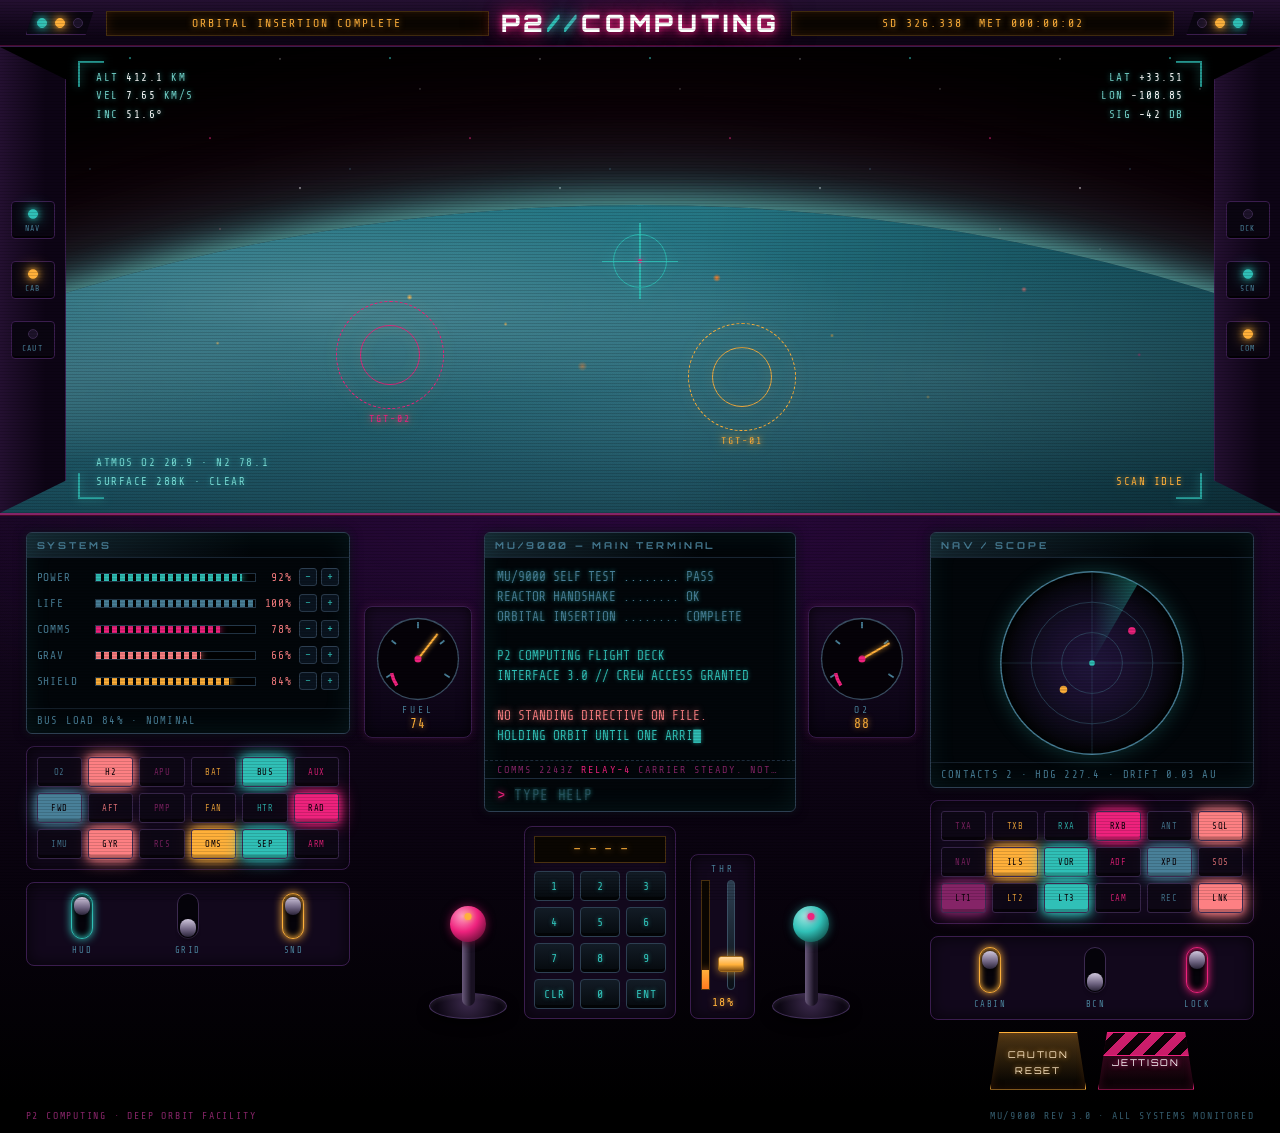
<file: index.html>
<!DOCTYPE html>
<html lang="en">
<head>
<meta charset="utf-8">
<meta name="viewport" content="width=device-width, initial-scale=1">
<title>P2 COMPUTING // FLIGHT DECK</title>
<meta name="description" content="P2 Computing — flight deck online. Planet ahead. Awaiting directive.">
<link rel="icon" href="data:image/svg+xml,%3Csvg xmlns='http://www.w3.org/2000/svg' viewBox='0 0 32 32'%3E%3Crect width='32' height='32' fill='%23000'/%3E%3Ccircle cx='16' cy='16' r='10' fill='none' stroke='%2330C0B7' stroke-width='2'/%3E%3Ccircle cx='16' cy='16' r='3' fill='%23EE227D'/%3E%3C/svg%3E">
<link rel="preconnect" href="https://fonts.googleapis.com">
<link rel="preconnect" href="https://fonts.gstatic.com" crossorigin>
<link href="https://fonts.googleapis.com/css2?family=Orbitron:wght@500;700;900&family=Share+Tech+Mono&display=swap" rel="stylesheet">
<link rel="stylesheet" href="css/style.css">
</head>
<body>

<div class="crt" aria-hidden="true"></div>

<div class="cockpit">

  <!-- ── top frame: marquee panels either side of the wordmark ── -->
  <header class="topframe">
    <div class="tf-plate mono" aria-hidden="true">
      <span class="lamp on"></span><span class="lamp amber on"></span><span class="lamp pink"></span>
    </div>
    <div class="tf-screen mono" id="ticker">ORBITAL INSERTION COMPLETE</div>
    <h1 class="logo">P2<span class="logo-sep">//</span>COMPUTING</h1>
    <div class="tf-screen mono"><span id="stardate">SD 0000.000</span> &nbsp;<span id="met">MET 000:00:00</span></div>
    <div class="tf-plate mono" aria-hidden="true">
      <span class="lamp pink"></span><span class="lamp amber on"></span><span class="lamp on"></span>
    </div>
  </header>

  <!-- ── the glass ──────────────────────────────────────────── -->
  <section class="viewport" id="viewport" aria-label="Forward viewport — planet ahead">
    <div class="space" aria-hidden="true">
      <div class="starfield sf1" id="sf1"></div>
      <div class="starfield sf2" id="sf2"></div>
      <div class="planet">
        <div class="lights"></div>
        <div class="clouds"></div>
        <div class="shade"></div>
        <div class="planet-grid" id="pgrid" hidden></div>
      </div>
      <div class="atmo"></div>
    </div>

    <div class="hud" id="hud">
      <span class="hud-corner c-tl" aria-hidden="true"></span>
      <span class="hud-corner c-tr" aria-hidden="true"></span>
      <span class="hud-corner c-bl" aria-hidden="true"></span>
      <span class="hud-corner c-br" aria-hidden="true"></span>

      <div class="crosshair" id="crosshair" aria-hidden="true"><i></i></div>

      <button class="reticle" id="ret1" type="button" aria-label="Tracked contact TGT-01">
        <span class="ret-ring" aria-hidden="true"></span>
        <span class="ret-inner" aria-hidden="true"></span>
        <span class="ret-id mono">TGT-01</span>
      </button>
      <button class="reticle ret-b" id="ret2" type="button" aria-label="Tracked contact TGT-02">
        <span class="ret-ring" aria-hidden="true"></span>
        <span class="ret-inner" aria-hidden="true"></span>
        <span class="ret-id mono">TGT-02</span>
      </button>

      <div class="hud-data hd-tl mono">ALT <b id="h-alt">412.4</b> KM<br>VEL <b id="h-vel">7.66</b> KM/S<br>INC <b>51.6&deg;</b></div>
      <div class="hud-data hd-tr mono">LAT <b id="h-lat">+33.71</b><br>LON <b id="h-lon">-112.08</b><br>SIG <b id="h-sig">-41</b> DB</div>
      <div class="hud-data hd-bl mono">ATMOS O2 20.9 &middot; N2 78.1<br>SURFACE 288K &middot; CLEAR</div>
      <div class="hud-data hd-br mono" id="h-scan">SCAN IDLE</div>

      <div class="target-card mono" id="tcard" hidden>
        <button class="tcard-x" id="tcard-x" type="button" aria-label="Close">&times;</button>
        <h3 class="mono" id="tc-name">TGT-01</h3>
        <p id="tc-body">&mdash;</p>
      </div>
    </div>

    <!-- window struts with indicator lamps -->
    <div class="strut strut-l">
      <button class="ind" type="button" data-ind="NAV"  data-on="1"><span class="lamp on"></span><span class="ind-lbl mono">NAV</span></button>
      <button class="ind" type="button" data-ind="CAB"  data-on="1"><span class="lamp amber on"></span><span class="ind-lbl mono">CAB</span></button>
      <button class="ind" type="button" data-ind="CAUT" id="ind-caut"><span class="lamp pink"></span><span class="ind-lbl mono">CAUT</span></button>
    </div>
    <div class="strut strut-r">
      <button class="ind" type="button" data-ind="DCK"><span class="lamp"></span><span class="ind-lbl mono">DCK</span></button>
      <button class="ind" type="button" data-ind="SCN"  data-on="1"><span class="lamp on"></span><span class="ind-lbl mono">SCN</span></button>
      <button class="ind" type="button" data-ind="COM"  data-on="1"><span class="lamp amber on"></span><span class="ind-lbl mono">COM</span></button>
    </div>
  </section>

  <div class="caution mono" id="caution" hidden>&#9650; MASTER CAUTION &mdash; RESET ON RIGHT CONSOLE &#9650;</div>

  <!-- ── the console ────────────────────────────────────────── -->
  <section class="console">

    <div class="cluster">
      <div class="screen mono">
        <h2 class="screen-title">SYSTEMS</h2>
        <ul class="sysbars" id="sysbars"></ul>
        <p class="screen-foot" id="sysfoot">BUS LOAD &mdash;</p>
      </div>
      <div class="matrix" id="matrix-l" role="group" aria-label="Left switch matrix"></div>
      <div class="switchbank" id="switch-l" role="group" aria-label="Left toggles"></div>
    </div>

    <div class="cluster center">
      <div class="centert">
        <div class="dialbox">
          <button class="dial" id="dial-l" type="button" aria-label="Left gauge — press to cycle">
            <svg viewBox="0 0 100 100" aria-hidden="true">
              <circle cx="50" cy="50" r="46" class="dial-face"/>
              <g class="dial-ticks">
                <line x1="50" y1="8"  x2="50" y2="15"/><line x1="14" y1="71" x2="20" y2="67"/>
                <line x1="86" y1="71" x2="80" y2="67"/><line x1="20" y1="29" x2="25" y2="33"/>
                <line x1="80" y1="29" x2="75" y2="33"/>
              </g>
              <path d="M26,80 A38,38 0 0 1 20,66" class="dial-red"/>
              <g class="needle" id="needle-l"><line x1="50" y1="50" x2="50" y2="14"/></g>
              <circle cx="50" cy="50" r="4" class="dial-cap"/>
            </svg>
            <span class="dial-label mono" id="dlbl-l">FUEL</span>
            <span class="dial-val mono" id="dval-l">72</span>
          </button>
        </div>

        <div class="screen main">
          <h2 class="screen-title">MU/9000 &mdash; MAIN TERMINAL</h2>
          <pre id="bootlog" class="bootlog mono" aria-live="polite"></pre>
          <div class="commsline mono" id="commsline">&nbsp;</div>
          <form id="cmdform" class="cmdline" autocomplete="off">
            <label for="cmd" class="prompt mono">&gt;</label>
            <input id="cmd" class="mono" type="text" spellcheck="false" aria-label="Console command" placeholder="TYPE HELP">
          </form>
        </div>

        <div class="dialbox">
          <button class="dial" id="dial-r" type="button" aria-label="Right gauge — press to cycle">
            <svg viewBox="0 0 100 100" aria-hidden="true">
              <circle cx="50" cy="50" r="46" class="dial-face"/>
              <g class="dial-ticks">
                <line x1="50" y1="8"  x2="50" y2="15"/><line x1="14" y1="71" x2="20" y2="67"/>
                <line x1="86" y1="71" x2="80" y2="67"/><line x1="20" y1="29" x2="25" y2="33"/>
                <line x1="80" y1="29" x2="75" y2="33"/>
              </g>
              <path d="M26,80 A38,38 0 0 1 20,66" class="dial-red"/>
              <g class="needle" id="needle-r"><line x1="50" y1="50" x2="50" y2="14"/></g>
              <circle cx="50" cy="50" r="4" class="dial-cap"/>
            </svg>
            <span class="dial-label mono" id="dlbl-r">O2</span>
            <span class="dial-val mono" id="dval-r">88</span>
          </button>
        </div>
      </div>

      <div class="centerb">
        <div class="joystick" id="joy-l" aria-label="Attitude stick — drag">
          <div class="stick" id="stick-l"><span class="ball"></span></div>
          <div class="joybase"></div>
        </div>

        <div class="keypad" role="group" aria-label="Code keypad">
          <div class="pad-readout mono" id="padout">&ndash;&ndash;&ndash;&ndash;</div>
          <div class="pad-keys mono" id="padkeys"></div>
        </div>

        <div class="throttle mono">
          <span class="thr-lbl">THR</span>
          <div class="thr-body">
            <div class="engbar" aria-hidden="true"><span id="engfill"></span></div>
            <input type="range" id="thr" min="0" max="100" value="18" aria-label="Main engine throttle">
          </div>
          <span class="thr-val" id="thrval">18%</span>
        </div>

        <div class="joystick" id="joy-r" aria-label="Translation stick — drag">
          <div class="stick" id="stick-r"><span class="ball ball-t"></span></div>
          <div class="joybase"></div>
        </div>
      </div>
    </div>

    <div class="cluster">
      <div class="screen mono">
        <h2 class="screen-title">NAV / SCOPE</h2>
        <svg class="radar" viewBox="0 0 200 200" role="img" aria-label="Radar scope">
          <defs>
            <radialGradient id="scopebg" cx="50%" cy="50%" r="50%">
              <stop offset="0%" stop-color="#3b0855" stop-opacity=".5"/>
              <stop offset="100%" stop-color="#000" stop-opacity=".92"/>
            </radialGradient>
            <linearGradient id="sweepg" x1="0" y1="0" x2="1" y2="0">
              <stop offset="0%" stop-color="#30C0B7" stop-opacity="0"/>
              <stop offset="100%" stop-color="#30C0B7" stop-opacity=".45"/>
            </linearGradient>
          </defs>
          <circle cx="100" cy="100" r="96" fill="url(#scopebg)" stroke="#498099" stroke-width="1.5"/>
          <circle cx="100" cy="100" r="64" fill="none" stroke="#498099" stroke-opacity=".45"/>
          <circle cx="100" cy="100" r="32" fill="none" stroke="#498099" stroke-opacity=".45"/>
          <line x1="100" y1="4" x2="100" y2="196" stroke="#498099" stroke-opacity=".3"/>
          <line x1="4" y1="100" x2="196" y2="100" stroke="#498099" stroke-opacity=".3"/>
          <g class="sweep"><path d="M100,100 L100,4 A96,96 0 0 1 148,17 Z" fill="url(#sweepg)"/></g>
          <circle class="blip rblip" data-c="1" cx="142" cy="66" r="4" fill="#EE227D"/>
          <circle class="blip blip2 rblip" data-c="2" cx="70" cy="128" r="4" fill="#FFB03A"/>
          <circle cx="100" cy="100" r="3" fill="#30C0B7"/>
        </svg>
        <p class="screen-foot" id="navfoot">CONTACTS 2 &middot; HDG 227.4 &middot; DRIFT 0.03 AU</p>
      </div>
      <div class="matrix amber" id="matrix-r" role="group" aria-label="Right switch matrix"></div>
      <div class="switchbank" id="switch-r" role="group" aria-label="Right toggles"></div>
      <div class="masterrow">
        <button class="bigbtn amberb mono" id="cautionbtn" type="button">CAUTION<br>RESET</button>
        <button class="bigbtn pinkb mono" id="master" type="button"><span class="guard" aria-hidden="true"></span>JETTISON</button>
      </div>
    </div>

  </section>

  <footer class="mono">
    <span>P2 COMPUTING &middot; DEEP ORBIT FACILITY</span>
    <span class="dim">MU/9000 REV 3.0 &middot; ALL SYSTEMS MONITORED</span>
  </footer>
</div>

<script src="js/console.js"></script>
</body>
</html>
</file>
<file: css/style.css>
/* ── P2 Computing — flight deck ─────────────────────────────────
   Palette (fixed): void #000, deep #3b0855, plum #852467,
   salmon #FD8083, pink #EE227D, steel #498099, teal #30C0B7
   + amber accents (#FFB03A / #FF7A1F) per the cockpit reference.
   Motion rule: slow breathes and sweeps only. Nothing strobes.  */

:root {
  --void:   #000000;
  --deep:   #3b0855;
  --plum:   #852467;
  --salmon: #FD8083;
  --pink:   #EE227D;
  --steel:  #498099;
  --teal:   #30C0B7;
  --amber:  #FFB03A;
  --ember:  #FF7A1F;

  --panel:  #12081c;
  --panel2: #1b0b28;
  --edge:   #3a1d4e;
  --screenb:#02060a;
}

* { margin: 0; padding: 0; box-sizing: border-box; }
[hidden] { display: none !important; }

html { background: var(--void); }

body {
  min-height: 100vh;
  color: var(--teal);
  font-family: "Share Tech Mono", ui-monospace, Consolas, monospace;
  background: var(--void);
  overflow-x: hidden;
}

.mono { font-family: "Share Tech Mono", ui-monospace, Consolas, monospace; }

button { font-family: inherit; }
button:focus-visible { outline: 2px solid var(--salmon); outline-offset: 2px; }

/* CRT overlay: static scanlines + vignette (never animated) */
.crt {
  position: fixed; inset: 0; z-index: 60; pointer-events: none;
  background:
    repeating-linear-gradient(0deg,
      rgba(0,0,0,.14) 0px, rgba(0,0,0,.14) 1px,
      transparent 1px, transparent 3px),
    radial-gradient(ellipse 140% 140% at 50% 50%,
      transparent 62%, rgba(0,0,0,.5) 100%);
}

/* kept for 404.html */
.stars {
  position: fixed; inset: 0; z-index: -1; pointer-events: none;
  background-image:
    radial-gradient(1px 1px at 12% 18%, rgba(253,128,131,.9), transparent 100%),
    radial-gradient(1px 1px at 78% 8%,  rgba(48,192,183,.9), transparent 100%),
    radial-gradient(1.5px 1.5px at 55% 32%, rgba(255,255,255,.7), transparent 100%),
    radial-gradient(1px 1px at 32% 64%, rgba(73,128,153,.9), transparent 100%),
    radial-gradient(1.5px 1.5px at 90% 55%, rgba(238,34,125,.8), transparent 100%),
    radial-gradient(1px 1px at 8% 88%,  rgba(255,255,255,.55), transparent 100%);
}

.cockpit { display: flex; flex-direction: column; min-height: 100vh; }

/* ── lamps (shared) — breathe, never blink ─────────────────── */

.lamp {
  display: inline-block; width: 10px; height: 10px; border-radius: 50%;
  background: #1c1229; border: 1px solid #3c2a50;
}
.lamp.on        { background: var(--teal);  border-color: var(--teal);  box-shadow: 0 0 7px var(--teal), 0 0 16px var(--teal); }
.lamp.amber.on  { background: var(--amber); border-color: var(--amber); box-shadow: 0 0 7px var(--amber), 0 0 16px var(--amber); }
.lamp.pink.on   { background: var(--pink);  border-color: var(--pink);  box-shadow: 0 0 7px var(--pink), 0 0 16px var(--pink); }

.beacon .lamp.on { animation: lampBreathe 4s ease-in-out infinite; }
@keyframes lampBreathe { 0%,100% { opacity: 1; } 50% { opacity: .45; } }

/* ── top frame ─────────────────────────────────────────────── */

.topframe {
  display: flex; align-items: center; gap: 12px;
  padding: 8px clamp(10px, 2vw, 26px);
  background: linear-gradient(180deg, #241031, #0d0415 80%);
  border-bottom: 1px solid var(--edge);
  box-shadow: 0 2px 14px rgba(0,0,0,.8), inset 0 -1px 0 rgba(238,34,125,.25);
}

.tf-plate {
  display: flex; gap: 8px; padding: 6px 10px;
  background: #0a0511; border: 1px solid var(--edge);
  clip-path: polygon(8px 0, 100% 0, calc(100% - 8px) 100%, 0 100%);
}

.tf-screen {
  flex: 1; text-align: center;
  padding: 5px 10px;
  font-size: .72rem; letter-spacing: .18em;
  color: var(--amber); text-shadow: 0 0 6px rgba(255,176,58,.7);
  background: #0a0602; border: 1px solid #4a3110;
  box-shadow: inset 0 0 12px rgba(255,122,31,.15);
  white-space: nowrap; overflow: hidden; text-overflow: ellipsis;
}

.logo {
  font-family: "Orbitron", sans-serif; font-weight: 900;
  font-size: clamp(1rem, 2.6vw, 1.5rem); letter-spacing: .16em;
  color: #fff;
  text-shadow: 0 0 6px var(--pink), 0 0 18px var(--pink), 0 0 40px rgba(238,34,125,.5);
  white-space: nowrap;
}
.logo-sep { color: var(--teal); text-shadow: 0 0 8px var(--teal), 0 0 20px var(--teal); }

@media (max-width: 760px) { .tf-screen { display: none; } .topframe { justify-content: center; } }

/* ── viewport ──────────────────────────────────────────────── */

.viewport {
  position: relative;
  height: clamp(340px, 52vh, 640px);
  overflow: hidden;
  background: #000;
  border-bottom: 2px solid var(--plum);
  box-shadow: inset 0 -30px 60px rgba(0,0,0,.8);
}

.space { position: absolute; inset: 0; }

.starfield {
  position: absolute; left: 0; right: 0; top: -260px; bottom: -260px;
  background-repeat: repeat;
  background-size: 260px 260px;
  will-change: transform;
}
.sf1 {
  background-image:
    radial-gradient(1px 1px at 20px 30px,  rgba(255,255,255,.7), transparent 100%),
    radial-gradient(1px 1px at 90px 140px, rgba(73,128,153,.9), transparent 100%),
    radial-gradient(1px 1px at 160px 60px, rgba(255,255,255,.5), transparent 100%),
    radial-gradient(1px 1px at 220px 200px,rgba(253,128,131,.8), transparent 100%),
    radial-gradient(1px 1px at 60px 220px, rgba(255,255,255,.4), transparent 100%);
}
.sf2 {
  background-image:
    radial-gradient(1.6px 1.6px at 130px 40px, rgba(48,192,183,.95), transparent 100%),
    radial-gradient(1.6px 1.6px at 40px 170px, rgba(255,255,255,.85), transparent 100%),
    radial-gradient(1.6px 1.6px at 210px 120px,rgba(238,34,125,.85), transparent 100%);
}

/* the planet: a huge sphere whose upper arc crosses the glass */
.planet {
  position: absolute;
  left: 50%; top: 34%;
  width: 300vmax; height: 300vmax;
  transform: translateX(-50%);
  border-radius: 50%;
  overflow: hidden;
  background:
    radial-gradient(140% 30% at 50% 0%, rgba(48,192,183,.30), transparent 60%),
    radial-gradient(60% 12% at 30% 1%,  rgba(73,128,153,.5), transparent 70%),
    radial-gradient(50% 10% at 68% 2%,  rgba(19,80,110,.65), transparent 70%),
    linear-gradient(180deg, #14495e 0%, #0d3448 4%, #072031 9%, #030b13 16%, #000 26%);
  box-shadow: 0 -4px 40px rgba(48,192,183,.35);
}

/* settlements glowing on the night side */
.planet .lights {
  position: absolute; inset: 0;
  background-image:
    radial-gradient(3px 3px at 44% 2.4%, var(--amber), transparent 100%),
    radial-gradient(2px 2px at 46.5% 3.1%, rgba(255,176,58,.8), transparent 100%),
    radial-gradient(4px 4px at 52% 1.9%, var(--ember), transparent 100%),
    radial-gradient(2px 2px at 55% 3.4%, rgba(255,176,58,.7), transparent 100%),
    radial-gradient(3px 3px at 60% 2.2%, rgba(253,128,131,.85), transparent 100%),
    radial-gradient(2px 2px at 39% 3.6%, rgba(255,176,58,.6), transparent 100%),
    radial-gradient(5px 5px at 48.5% 4.2%, rgba(255,122,31,.5), transparent 100%),
    radial-gradient(2px 2px at 63% 3.9%, rgba(238,34,125,.6), transparent 100%),
    radial-gradient(3px 3px at 35% 2.1%, rgba(255,176,58,.55), transparent 100%),
    radial-gradient(2px 2px at 57.5% 5%, rgba(255,176,58,.45), transparent 100%);
}

/* cloud sheets, pre-blurred gradients only */
.planet .clouds {
  position: absolute; inset: 0;
  background-image:
    radial-gradient(18% 3.5% at 42% 2.6%, rgba(255,255,255,.16), transparent 75%),
    radial-gradient(24% 4% at 58% 4.4%,   rgba(255,255,255,.11), transparent 75%),
    radial-gradient(14% 2.6% at 33% 4.8%, rgba(255,255,255,.13), transparent 75%),
    radial-gradient(30% 5% at 50% 7.5%,   rgba(200,225,255,.07), transparent 75%);
}

/* terminator: night falls to the right */
.planet .shade {
  position: absolute; inset: 0;
  background: linear-gradient(97deg, transparent 46%, rgba(0,0,0,.35) 60%, rgba(0,0,0,.78) 76%);
}

/* nav overlay lat/lon grid (GRID switch) */
.planet-grid {
  position: absolute; inset: 0;
  background-image:
    repeating-linear-gradient(0deg,  rgba(48,192,183,.28) 0 1px, transparent 1px 42px),
    repeating-linear-gradient(90deg, rgba(48,192,183,.22) 0 1px, transparent 1px 64px);
  -webkit-mask-image: linear-gradient(180deg, #000 0 12%, transparent 26%);
  mask-image: linear-gradient(180deg, #000 0 12%, transparent 26%);
}

/* atmosphere rim */
.atmo {
  position: absolute;
  left: 50%; top: 34%;
  width: 300vmax; height: 300vmax;
  transform: translateX(-50%);
  border-radius: 50%;
  pointer-events: none;
  box-shadow:
    0 -6px 28px rgba(127,231,222,.5),
    0 -22px 80px rgba(48,192,183,.35),
    0 -50px 160px rgba(238,34,125,.18);
}

/* ── HUD drawn on the glass ── */

.hud { position: absolute; inset: 0; pointer-events: none; }

.hud-corner {
  position: absolute; width: 26px; height: 26px;
  border: 2px solid rgba(48,192,183,.75);
  filter: drop-shadow(0 0 5px rgba(48,192,183,.8));
}
.c-tl { top: 14px; left: 78px;  border-right: none; border-bottom: none; }
.c-tr { top: 14px; right: 78px; border-left: none;  border-bottom: none; }
.c-bl { bottom: 14px; left: 78px;  border-right: none; border-top: none; }
.c-br { bottom: 14px; right: 78px; border-left: none;  border-top: none; }

.crosshair {
  position: absolute; left: 50%; top: 46%;
  width: 54px; height: 54px;
  margin: -27px 0 0 -27px;
  border: 1.5px solid rgba(48,192,183,.85);
  border-radius: 50%;
  filter: drop-shadow(0 0 6px rgba(48,192,183,.7));
  transition: transform .6s cubic-bezier(.2,1.4,.4,1);
}
.crosshair::before, .crosshair::after {
  content: ""; position: absolute; background: rgba(48,192,183,.85);
}
.crosshair::before { left: 50%; top: -12px; bottom: -12px; width: 1.5px; margin-left: -.75px; }
.crosshair::after  { top: 50%; left: -12px; right: -12px; height: 1.5px; margin-top: -.75px; }
.crosshair i {
  position: absolute; left: 50%; top: 50%; width: 4px; height: 4px;
  margin: -2px 0 0 -2px; border-radius: 50%; background: var(--pink);
  box-shadow: 0 0 6px var(--pink);
}

/* tracking reticles (amber, like the reference) */
.reticle {
  position: absolute; width: 108px; height: 108px;
  margin: -54px 0 0 -54px;
  background: none; border: none; cursor: pointer;
  pointer-events: auto;
  filter: drop-shadow(0 0 6px rgba(255,176,58,.55));
}
.ret-ring {
  position: absolute; inset: 0; border-radius: 50%;
  border: 1.5px dashed var(--amber);
  animation: retSpin 26s linear infinite;
}
.ret-b .ret-ring { border-color: var(--pink); animation-duration: 34s; animation-direction: reverse; }
.ret-inner {
  position: absolute; inset: 22%; border-radius: 50%;
  border: 1.5px solid rgba(255,176,58,.9);
}
.ret-b .ret-inner { border-color: rgba(238,34,125,.9); }
.ret-id {
  position: absolute; left: 50%; top: 104%; transform: translateX(-50%);
  font-size: .62rem; letter-spacing: .2em; color: var(--amber);
  text-shadow: 0 0 5px rgba(255,176,58,.8);
}
.ret-b .ret-id { color: var(--pink); text-shadow: 0 0 5px rgba(238,34,125,.8); }
.reticle:hover .ret-inner { inset: 18%; }
@keyframes retSpin { to { transform: rotate(360deg); } }

.hud-data {
  position: absolute;
  font-size: .68rem; line-height: 1.7; letter-spacing: .14em;
  color: rgba(127,231,222,.9);
  text-shadow: 0 0 5px rgba(48,192,183,.7);
}
.hud-data b { font-weight: 400; color: #fff; }
.hd-tl { top: 22px; left: 96px; }
.hd-tr { top: 22px; right: 96px; text-align: right; }
.hd-bl { bottom: 22px; left: 96px; }
.hd-br { bottom: 22px; right: 96px; text-align: right; color: var(--amber); text-shadow: 0 0 5px rgba(255,176,58,.7); }

.target-card {
  position: absolute; z-index: 5;
  min-width: 190px; max-width: 240px;
  padding: 10px 12px;
  pointer-events: auto;
  background: rgba(2,6,10,.88);
  border: 1px solid var(--amber);
  box-shadow: 0 0 14px rgba(255,176,58,.35), inset 0 0 18px rgba(255,122,31,.08);
  clip-path: polygon(10px 0, 100% 0, 100% calc(100% - 10px), calc(100% - 10px) 100%, 0 100%, 0 10px);
}
.target-card h3 { font-size: .72rem; letter-spacing: .25em; color: var(--amber); margin-bottom: 6px; }
.target-card p  { font-size: .68rem; line-height: 1.75; letter-spacing: .1em; color: var(--teal); white-space: pre-line; }
.tcard-x {
  position: absolute; top: 2px; right: 6px;
  background: none; border: none; color: var(--salmon);
  font-size: 1rem; cursor: pointer;
}

/* window struts */
.strut {
  position: absolute; top: 0; bottom: 0; width: 66px; z-index: 6;
  display: flex; flex-direction: column; align-items: center;
  justify-content: center; gap: 22px;
  background: linear-gradient(90deg, #241031, #0d0415 70%);
}
.strut-l { left: 0;  clip-path: polygon(0 0, 100% 7%, 100% 93%, 0 100%); border-right: 1px solid var(--edge); box-shadow: 8px 0 22px rgba(0,0,0,.65); }
.strut-r { right: 0; clip-path: polygon(0 7%, 100% 0, 100% 100%, 0 93%); border-left: 1px solid var(--edge); box-shadow: -8px 0 22px rgba(0,0,0,.65); }

.ind {
  display: flex; flex-direction: column; align-items: center; gap: 5px;
  width: 44px; padding: 7px 0 5px;
  background: #0a0511; border: 1px solid var(--edge); border-radius: 4px;
  cursor: pointer;
  box-shadow: inset 0 -2px 0 rgba(0,0,0,.7);
}
.ind-lbl { font-size: .5rem; letter-spacing: .16em; color: var(--steel); }

/* ── master caution ── */

.caution {
  text-align: center;
  padding: 7px 10px;
  font-size: .78rem; letter-spacing: .32em;
  color: #140a00;
  background: linear-gradient(180deg, var(--amber), var(--ember));
  box-shadow: 0 0 18px rgba(255,150,40,.75), 0 0 48px rgba(255,122,31,.4);
  animation: cautionGlow 4s ease-in-out infinite;
}
@keyframes cautionGlow {  /* glow swells gently; the bar itself never blinks */
  0%,100% { box-shadow: 0 0 14px rgba(255,150,40,.55), 0 0 34px rgba(255,122,31,.3); }
  50%     { box-shadow: 0 0 26px rgba(255,150,40,.9), 0 0 70px rgba(255,122,31,.55); }
}

/* ── console ───────────────────────────────────────────────── */

.console {
  flex: 1;
  display: grid;
  grid-template-columns: minmax(250px,1fr) minmax(430px,1.7fr) minmax(250px,1fr);
  gap: 14px;
  padding: 16px clamp(10px, 2vw, 28px) 12px;
  background:
    radial-gradient(90% 60% at 50% 0%, rgba(59,8,85,.5), transparent 70%),
    linear-gradient(180deg, #170822, #0a0310 55%, #000);
  border-top: 1px solid rgba(238,34,125,.35);
}

@media (max-width: 980px) {
  .console { grid-template-columns: 1fr; }
  .cluster.center { order: -1; }
}

.cluster { display: flex; flex-direction: column; gap: 12px; min-width: 0; }

/* screens */
.screen {
  position: relative;
  background: var(--screenb);
  border: 1px solid #2d3f52;
  border-radius: 6px;
  overflow: hidden;
  box-shadow:
    inset 0 0 26px rgba(48,192,183,.1),
    0 0 12px rgba(0,0,0,.7),
    0 0 8px rgba(73,128,153,.2);
}
.screen::after {
  content: ""; position: absolute; inset: 0; pointer-events: none;
  background: repeating-linear-gradient(0deg,
    rgba(0,0,0,.12) 0 1px, transparent 1px 3px);
}
.screen-title {
  font-family: "Orbitron", sans-serif; font-weight: 700;
  font-size: .6rem; letter-spacing: .3em;
  color: var(--steel);
  padding: 6px 10px;
  border-bottom: 1px solid #1d2c3c;
  background: linear-gradient(90deg, rgba(73,128,153,.28), transparent 70%);
}
.screen-foot {
  font-size: .66rem; letter-spacing: .12em; color: var(--steel);
  padding: 6px 10px; border-top: 1px solid #16222e;
}

/* systems screen */
.sysbars { list-style: none; padding: 10px; }
.sysbars li {
  display: grid;
  grid-template-columns: 4.6em 1fr 2.6em auto;
  align-items: center; gap: 7px;
  margin-bottom: 8px;
  font-size: .7rem; letter-spacing: .08em;
}
.sys-lbl { color: var(--steel); }
.sys-val { text-align: right; color: var(--salmon); }
.sys-track { height: 9px; background: rgba(0,0,0,.7); border: 1px solid #24384a; overflow: hidden; }
.sys-fill {
  display: block; height: 100%;
  background-image: repeating-linear-gradient(90deg, currentColor 0 5px, transparent 5px 8px);
  transition: width .5s ease;
}
.f-teal   { color: var(--teal);   box-shadow: 0 0 7px var(--teal); }
.f-steel  { color: var(--steel);  box-shadow: 0 0 7px var(--steel); }
.f-pink   { color: var(--pink);   box-shadow: 0 0 7px var(--pink); }
.f-salmon { color: var(--salmon); box-shadow: 0 0 7px var(--salmon); }
.f-amber  { color: var(--amber);  box-shadow: 0 0 7px var(--amber); }
.sys-btns { display: flex; gap: 4px; }
.sys-btns button {
  width: 18px; height: 18px; line-height: 1;
  font-size: .7rem; color: var(--teal);
  background: #0a1420; border: 1px solid #2d3f52; border-radius: 3px;
  cursor: pointer;
}
.sys-btns button:hover { background: #13283a; }

/* main terminal */
.screen.main { display: flex; flex-direction: column; min-height: 280px; }
.bootlog {
  flex: 1;
  padding: 10px 12px 4px;
  font-size: .8rem; line-height: 1.55;
  color: var(--teal);
  text-shadow: 0 0 4px rgba(48,192,183,.7);
  white-space: pre-wrap; word-break: break-word;
  min-height: 9em; max-height: 260px; overflow-y: auto;
}
.bootlog .sys  { color: var(--steel); }
.bootlog .warn { color: var(--salmon); }
.bootlog .err  { color: var(--pink); }
.bootlog .amb  { color: var(--amber); }

.commsline {
  font-size: .64rem; letter-spacing: .1em;
  color: var(--plum);
  padding: 3px 12px;
  border-top: 1px dashed #1d2c3c;
  white-space: nowrap; overflow: hidden; text-overflow: ellipsis;
}
.commsline b { color: var(--pink); font-weight: 400; }

.cmdline {
  display: flex; align-items: center; gap: 8px;
  border-top: 1px solid #1d2c3c;
  padding: 7px 12px;
}
.prompt { color: var(--pink); text-shadow: 0 0 6px var(--pink); }
#cmd {
  flex: 1; background: transparent; border: none; outline: none;
  color: var(--teal); font-size: .9rem; letter-spacing: .05em;
  text-shadow: 0 0 4px rgba(48,192,183,.7);
  text-transform: uppercase;
  caret-color: var(--pink);
}
#cmd::placeholder { color: rgba(73,128,153,.5); }

/* center rows */
.centert { display: flex; gap: 12px; align-items: stretch; }
.centert .screen.main { flex: 1; min-width: 0; }
.dialbox { display: flex; align-items: center; }

.dial {
  width: 108px;
  background: linear-gradient(180deg, var(--panel2), #0a0413);
  border: 1px solid var(--edge); border-radius: 8px;
  padding: 8px 6px 6px;
  cursor: pointer;
  box-shadow: inset 0 0 14px rgba(0,0,0,.7), 0 0 8px rgba(133,36,103,.3);
  display: flex; flex-direction: column; align-items: center; gap: 2px;
}
.dial svg { width: 88px; height: 88px; }
.dial-face  { fill: #050208; stroke: #3a4f63; stroke-width: 1.5; }
.dial-ticks line { stroke: var(--steel); stroke-width: 2; }
.dial-red   { fill: none; stroke: var(--pink); stroke-width: 4; }
.needle line { stroke: var(--amber); stroke-width: 2.5; filter: drop-shadow(0 0 3px rgba(255,176,58,.8)); }
.needle { transform-origin: 50px 50px; transition: transform 1.1s cubic-bezier(.3,.9,.4,1); }
.dial-cap { fill: var(--pink); }
.dial-label { font-size: .6rem; letter-spacing: .3em; color: var(--steel); }
.dial-val   { font-size: .8rem; letter-spacing: .1em; color: var(--amber); text-shadow: 0 0 6px rgba(255,176,58,.7); }

.centerb {
  display: flex; gap: 14px;
  align-items: flex-end; justify-content: center;
  padding: 2px 4px;
}

/* joysticks */
.joystick {
  position: relative;
  width: 84px; height: 118px; flex: none;
  cursor: grab;
  touch-action: none;
  perspective: 260px;
}
.joystick:active { cursor: grabbing; }
.joybase {
  position: absolute; bottom: 0; left: 50%; transform: translateX(-50%);
  width: 78px; height: 26px; border-radius: 50%;
  background: radial-gradient(circle at 50% 32%, #3d2b4e, #0d0714 75%);
  border: 1px solid #43305a;
  box-shadow: 0 5px 12px rgba(0,0,0,.8), inset 0 2px 4px rgba(255,255,255,.08);
}
.stick {
  position: absolute; bottom: 13px; left: 50%;
  width: 13px; height: 76px;
  margin-left: -6.5px;
  transform-origin: bottom center;
  background: linear-gradient(90deg, #6a5a7c, #191122 70%);
  border-radius: 7px;
  transition: transform .55s cubic-bezier(.2,1.5,.4,1);
  z-index: 2;
}
.ball {
  position: absolute; top: -24px; left: 50%; transform: translateX(-50%);
  width: 36px; height: 36px; border-radius: 50%;
  background: radial-gradient(circle at 35% 28%, #ff9ec4, var(--pink) 45%, #4c0a28 92%);
  box-shadow: 0 0 10px rgba(238,34,125,.5), 0 3px 6px rgba(0,0,0,.6);
}
.ball::after {
  content: ""; position: absolute; top: 7px; left: 50%; transform: translateX(-50%);
  width: 7px; height: 7px; border-radius: 50%;
  background: var(--amber); box-shadow: 0 0 5px var(--amber);
}
.ball-t { background: radial-gradient(circle at 35% 28%, #9fe8e2, var(--teal) 45%, #0a3a36 92%); box-shadow: 0 0 10px rgba(48,192,183,.5), 0 3px 6px rgba(0,0,0,.6); }
.ball-t::after { background: var(--pink); box-shadow: 0 0 5px var(--pink); }

/* keypad */
.keypad {
  background: var(--panel);
  border: 1px solid var(--edge); border-radius: 8px;
  padding: 9px;
  box-shadow: inset 0 0 14px rgba(0,0,0,.7);
}
.pad-readout {
  text-align: center;
  font-size: .95rem; letter-spacing: .5em; text-indent: .5em;
  color: var(--amber); text-shadow: 0 0 7px rgba(255,176,58,.8);
  background: #0a0602; border: 1px solid #4a3110;
  padding: 4px 2px; margin-bottom: 8px;
}
.pad-keys { display: grid; grid-template-columns: repeat(3, 1fr); gap: 6px; }
.pad-keys button {
  width: 40px; height: 30px;
  font-size: .72rem; letter-spacing: .08em;
  color: var(--teal);
  background: linear-gradient(180deg, #131c26, #05090d);
  border: 1px solid #2d3f52; border-radius: 4px;
  cursor: pointer;
  box-shadow: inset 0 -3px 0 rgba(0,0,0,.6);
  text-shadow: 0 0 4px rgba(48,192,183,.6);
}
.pad-keys button:hover  { background: #16232f; }
.pad-keys button:active { transform: translateY(1px); box-shadow: inset 0 -1px 0 rgba(0,0,0,.6); }

/* throttle */
.throttle {
  display: flex; flex-direction: column; align-items: center; gap: 6px;
  background: var(--panel);
  border: 1px solid var(--edge); border-radius: 8px;
  padding: 9px 10px;
  box-shadow: inset 0 0 14px rgba(0,0,0,.7);
}
.thr-lbl { font-size: .58rem; letter-spacing: .3em; color: var(--steel); }
.thr-body { display: flex; gap: 8px; align-items: stretch; height: 110px; }
.engbar {
  width: 9px; border: 1px solid #4a3110; background: #0a0602;
  display: flex; flex-direction: column; justify-content: flex-end;
  overflow: hidden;
}
#engfill {
  display: block; width: 100%; height: 18%;
  background: linear-gradient(180deg, var(--amber), var(--ember));
  box-shadow: 0 0 8px rgba(255,140,40,.8);
  transition: height .25s ease;
}
#thr {
  appearance: none; -webkit-appearance: none;
  writing-mode: vertical-lr; direction: rtl;
  width: 26px; height: 110px;
  background: transparent; cursor: grab;
}
#thr::-webkit-slider-runnable-track {
  width: 8px; background: linear-gradient(180deg, #2d3f52, #0a0f16);
  border: 1px solid #3a4f63; border-radius: 4px;
}
#thr::-webkit-slider-thumb {
  -webkit-appearance: none; appearance: none;
  width: 26px; height: 16px; margin-left: -10px;
  background: linear-gradient(180deg, #ffd9a0, var(--amber) 55%, #7a4a10);
  border: 1px solid #a06a1c; border-radius: 3px;
  box-shadow: 0 0 8px rgba(255,176,58,.7);
}
#thr::-moz-range-track { width: 8px; background: #14202c; border: 1px solid #3a4f63; border-radius: 4px; }
#thr::-moz-range-thumb {
  width: 26px; height: 16px; border: 1px solid #a06a1c; border-radius: 3px;
  background: linear-gradient(180deg, #ffd9a0, var(--amber) 55%, #7a4a10);
  box-shadow: 0 0 8px rgba(255,176,58,.7);
}
.thr-val { font-size: .72rem; letter-spacing: .1em; color: var(--amber); text-shadow: 0 0 6px rgba(255,176,58,.7); }

/* radar */
.radar { width: min(190px, 68%); margin: 10px auto 4px; display: block;
         filter: drop-shadow(0 0 10px rgba(48,192,183,.3)); }
.sweep { transform-origin: 100px 100px; animation: sweep 6s linear infinite; }
@keyframes sweep { to { transform: rotate(360deg); } }
.blip  { animation: blipBreathe 5s ease-in-out infinite; cursor: pointer; }
.blip2 { animation-delay: -2.5s; }
@keyframes blipBreathe { 0%,100% { opacity: .95; } 50% { opacity: .35; } }

/* button matrices */
.matrix {
  display: grid;
  grid-template-columns: repeat(6, 1fr);
  gap: 6px;
  padding: 10px;
  background: var(--panel);
  border: 1px solid var(--edge); border-radius: 8px;
  box-shadow: inset 0 0 16px rgba(0,0,0,.7);
}
.mkey {
  height: 30px;
  font-size: .55rem; letter-spacing: .06em;
  border-radius: 3px; cursor: pointer;
  border: 1px solid #3c2a50;
  background: #0d0714;
  color: var(--mc, var(--teal));
  opacity: .85;
  transition: box-shadow .25s ease, background .25s ease, color .25s ease;
  box-shadow: inset 0 -3px 0 rgba(0,0,0,.65);
}
.mkey.on {
  background: var(--mc, var(--teal));
  color: #0a0208;
  opacity: 1;
  box-shadow: 0 0 8px var(--mc, var(--teal)), 0 0 18px var(--mc, var(--teal)), inset 0 -3px 0 rgba(0,0,0,.25);
}

/* toggle switch banks */
.switchbank {
  display: flex; justify-content: space-around; gap: 8px;
  padding: 10px 8px;
  background: var(--panel);
  border: 1px solid var(--edge); border-radius: 8px;
  box-shadow: inset 0 0 16px rgba(0,0,0,.7);
}
.switch {
  display: flex; flex-direction: column; align-items: center; gap: 6px;
  background: none; border: none; cursor: pointer;
}
.sw-slot {
  position: relative;
  width: 22px; height: 46px;
  background: #05030a; border: 1px solid #3c2a50; border-radius: 11px;
  transition: box-shadow .25s ease;
}
.sw-knob {
  position: absolute; left: 2px; width: 16px; height: 18px;
  border-radius: 8px; top: 25px;
  background: linear-gradient(180deg, #cfc6dc, #6d6280 60%, #2a2438);
  box-shadow: 0 2px 4px rgba(0,0,0,.7);
  transition: top .16s ease;
}
.switch[aria-checked="true"] .sw-knob { top: 3px; }
.switch[aria-checked="true"] .sw-slot {
  box-shadow: 0 0 8px var(--swc, var(--teal)), inset 0 0 6px var(--swc, var(--teal));
  border-color: var(--swc, var(--teal));
}
.sw-lbl { font-size: .55rem; letter-spacing: .18em; color: var(--steel); }

/* master row */
.masterrow { display: flex; gap: 12px; justify-content: center; }
.bigbtn {
  position: relative;
  width: 96px; padding: 14px 6px 10px;
  font-family: "Orbitron", sans-serif;
  font-size: .58rem; letter-spacing: .18em; line-height: 1.7;
  cursor: pointer;
  clip-path: polygon(9px 0, calc(100% - 9px) 0, 100% 100%, 0 100%);
}
.amberb {
  color: #ffe9c8;
  background: linear-gradient(180deg, rgba(255,176,58,.3), rgba(0,0,0,.8));
  border: 1px solid var(--amber);
  text-shadow: 0 0 5px rgba(255,176,58,.8);
  box-shadow: 0 0 8px rgba(255,176,58,.3), inset 0 0 10px rgba(255,122,31,.18);
}
body.caution-on .amberb {
  background: linear-gradient(180deg, rgba(255,176,58,.75), rgba(120,60,0,.85));
  color: #140a00; text-shadow: none;
  box-shadow: 0 0 16px rgba(255,150,40,.8), 0 0 40px rgba(255,122,31,.45);
}
.pinkb {
  color: #fff;
  background: linear-gradient(180deg, rgba(238,34,125,.32), rgba(0,0,0,.8));
  border: 1px solid var(--pink);
  text-shadow: 0 0 5px var(--pink);
  box-shadow: 0 0 8px rgba(238,34,125,.35), inset 0 0 10px rgba(238,34,125,.2);
}
.guard {
  position: absolute; inset: 0 0 58% 0;
  background: repeating-linear-gradient(-45deg,
    rgba(238,34,125,.8) 0 9px, rgba(0,0,0,.85) 9px 18px);
  border-bottom: 1px solid var(--pink);
  pointer-events: none;
}

/* cabin lights off */
body.dim .console,
body.dim .topframe,
body.dim footer { filter: brightness(.62) saturate(.85); }

/* ── footer ── */

footer {
  display: flex; justify-content: space-between; flex-wrap: wrap; gap: 4px 18px;
  padding: 8px clamp(10px, 2vw, 28px) 12px;
  font-size: .62rem; letter-spacing: .18em;
  color: var(--plum);
  background: #000;
}
.dim { color: rgba(73,128,153,.7); }
.ok   { color: var(--teal);   text-shadow: 0 0 6px rgba(48,192,183,.8); }
.warn { color: var(--salmon); text-shadow: 0 0 6px rgba(253,128,131,.8); }

::selection { background: var(--pink); color: #000; }
* { scrollbar-width: thin; scrollbar-color: var(--plum) transparent; }

/* small screens: struts thin out, HUD text tucks in */
@media (max-width: 700px) {
  .strut { width: 44px; gap: 12px; }
  .ind { width: 36px; }
  .hd-tl, .hd-bl, .c-tl, .c-bl { left: 54px; }
  .hd-tr, .hd-br, .c-tr, .c-br { right: 54px; }
  .centert { flex-wrap: wrap; }
  .dialbox { order: 2; }
  .centerb { flex-wrap: wrap; align-items: center; }
}

/* ── motion safety: everything stills, nothing lost ── */

@media (prefers-reduced-motion: reduce) {
  .sweep, .blip, .ret-ring, .caution, .beacon .lamp.on { animation: none; }
  .crosshair, .stick, .needle { transition: none; }
}
</file>
